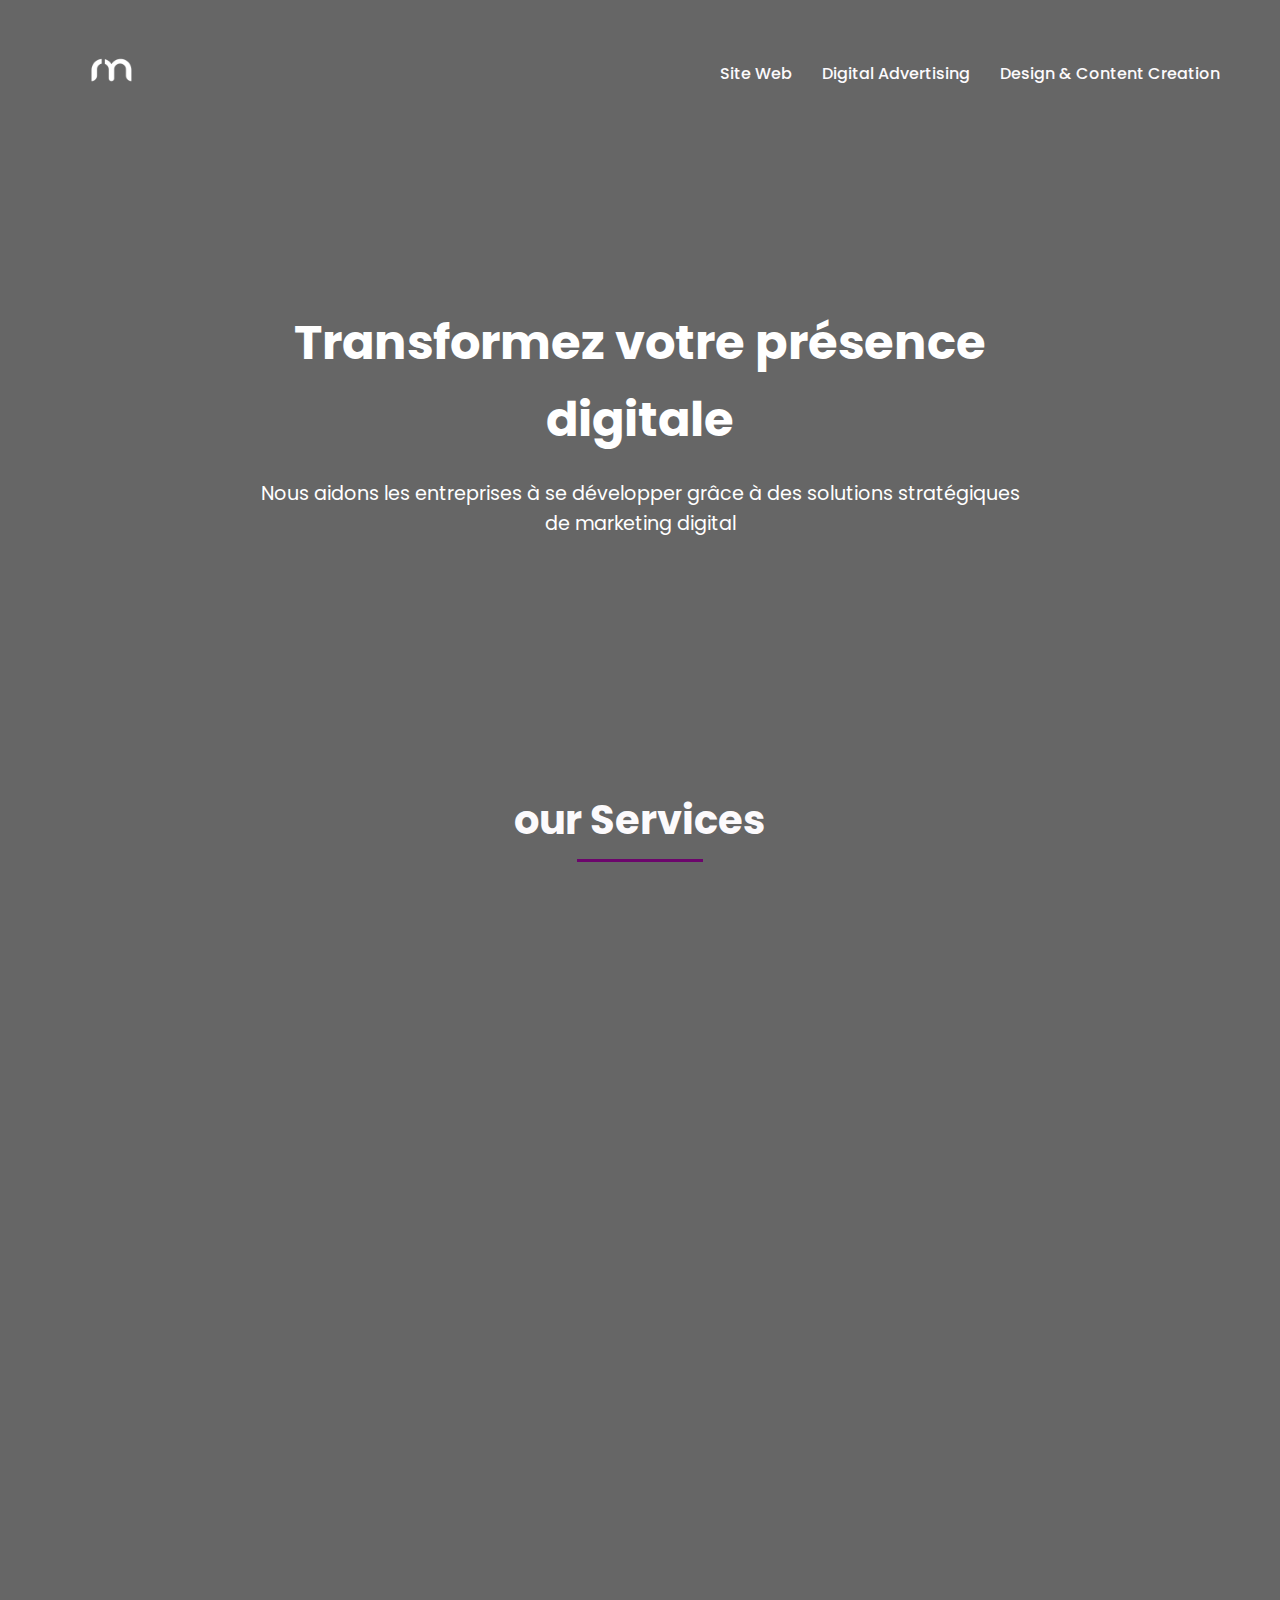
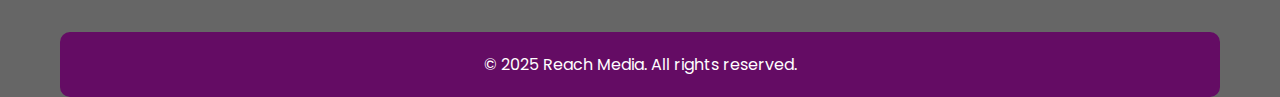
<file: index.html>
<!DOCTYPE html>
<html lang="en">
<head>
   
        <meta charset="UTF-8">
        <meta name="viewport" content="width=device-width, initial-scale=1.0">
        <title>Reach Media Agency</title>
        <meta name="description" content="Reach Media Agency - Votre partenaire pour des solutions digitales innovantes et sur mesure. Transformez votre présence en ligne avec nos services professionnels.">
        <meta name="keywords" content="Agence Marketing , Agence Temara,Digital, SEO, Publicité en ligne, Gestion de réseaux sociaux, Design graphique">
        <meta name="author" content="Reach Media Agency">
        <link rel="icon" href="img/RM (3).png" type="image/png">
        <meta property="og:title" content="Reach Media Agency">
        <meta property="og:description" content="Votre partenaire pour des solutions digitales innovantes et sur mesure. Transformez votre présence en ligne avec nos services professionnels.">
        <meta property="og:image" content="img/RM (1).png">
        <meta property="og:url" content="https://www.reachmediaagency.com">
        <meta name="twitter:card" content="summary_large_image">
    <link rel="stylesheet" href="style/portfolio.css">
    <link rel="stylesheet" href="https://fonts.googleapis.com/css2?family=Poppins:wght@300;400;500;600;700&display=swap">
</head>
<body>
    <div class="container">
        <header>
            <div class="logo">
                <img src="img/RM (1).png" class="logo" >
            </div>
            <nav>
                <ul>
                    <li><a href="website.html">Site Web</a></li>
                    <li><a href="ads.html">Digital Advertising</a></li>
                    <li><a href="content.html">Design & Content Creation</a></li>
                </ul>
            </nav>
        </header>

        <main>
            <section class="hero">
                <div class="hero-content">
                    <h1>Transformez votre présence digitale</h1>
                    <p>Nous aidons les entreprises à se développer grâce à des solutions stratégiques de marketing digital</p>
                </div>
            </section>

            <section class="services">
                <h2>our Services</h2>
                <div class="service-buttons">
                    <a href="website.html" class="servicesa"> 
                     <div class="service-button" id="web-button">
                        <div class="icon">
                            <svg xmlns="http://www.w3.org/2000/svg" width="48" height="48" viewBox="0 0 24 24" fill="none" stroke="currentColor" stroke-width="2" stroke-linecap="round" stroke-linejoin="round">
                                <rect x="2" y="3" width="20" height="14" rx="2" ry="2"></rect>
                                <line x1="8" y1="21" x2="16" y2="21"></line>
                                <line x1="12" y1="17" x2="12" y2="21"></line>
                            </svg>
                        </div>
                        <h3>Site Web</h3>
                        <p>Custom website design and development tailored to your business needs</p>
                     </div>
                    </a>
                    <a href="ads.html" class="servicesa">
                     <div class="service-button" id="ads-button">
                        <div class="icon">
                            <svg xmlns="http://www.w3.org/2000/svg" width="48" height="48" viewBox="0 0 24 24" fill="none" stroke="currentColor" stroke-width="2" stroke-linecap="round" stroke-linejoin="round">
                                <circle cx="12" cy="12" r="10"></circle>
                                <line x1="12" y1="8" x2="12" y2="12"></line>
                                <line x1="12" y1="16" x2="12.01" y2="16"></line>
                            </svg>
                        </div>
                        <h3>Digital Advertising</h3>
                        <p>Google Ads, Instagram Ads, Facebook Ads campaigns that drive results</p>
                     </div>
                    </a>
                    <a href="content.html" class="servicesa">
                     <div class="service-button" id="design-button">
                        <div class="icon">
                            <svg xmlns="http://www.w3.org/2000/svg" width="48" height="48" viewBox="0 0 24 24" fill="none" stroke="currentColor" stroke-width="2" stroke-linecap="round" stroke-linejoin="round">
                                <polygon points="1 6 1 22 8 18 16 22 23 18 23 2 16 6 8 2 1 6"></polygon>
                                <line x1="8" y1="2" x2="8" y2="18"></line>
                                <line x1="16" y1="6" x2="16" y2="22"></line>
                            </svg>
                        </div>
                        <h3>Design & Content Creation</h3>
                        <p>Eye-catching designs and compelling content that engages your audience</p>
                     </div>
                    </a>
                    <a href="" class="servicesa">
                        <div class="service-button" id="seo-button">
                            <div class="icon">
                                <svg xmlns="http://www.w3.org/2000/svg" width="48" height="48" viewBox="0 0 24 24" fill="none" stroke="currentColor" stroke-width="2" stroke-linecap="round" stroke-linejoin="round">
                                    <circle cx="11" cy="11" r="8"></circle>
                                    <line x1="21" y1="21" x2="16.65" y2="16.65"></line>
                                    <line x1="11" y1="8" x2="11" y2="14"></line>
                                    <line x1="8" y1="11" x2="14" y2="11"></line>
                                </svg>
                            </div>
                            <h3>SEO</h3>
                            <p>Optimisation pour les moteurs de recherche pour améliorer votre visibilité en ligne</p>
                        </div>
                    </a>
                </div>
            </section>
        </main>

        <footer>
            <p>&copy; 2025 Reach Media. All rights reserved.</p>
        </footer>
    </div>

    <div class="modal" id="service-modal">
        <div class="modal-content">
            <span class="close-button">&times;</span>
            <h2 id="modal-title">Service Details</h2>
            <div id="modal-content"></div>
        </div>
    </div>

    <script src="script/portfolio.js"></script>
</body>
</html>
</file>
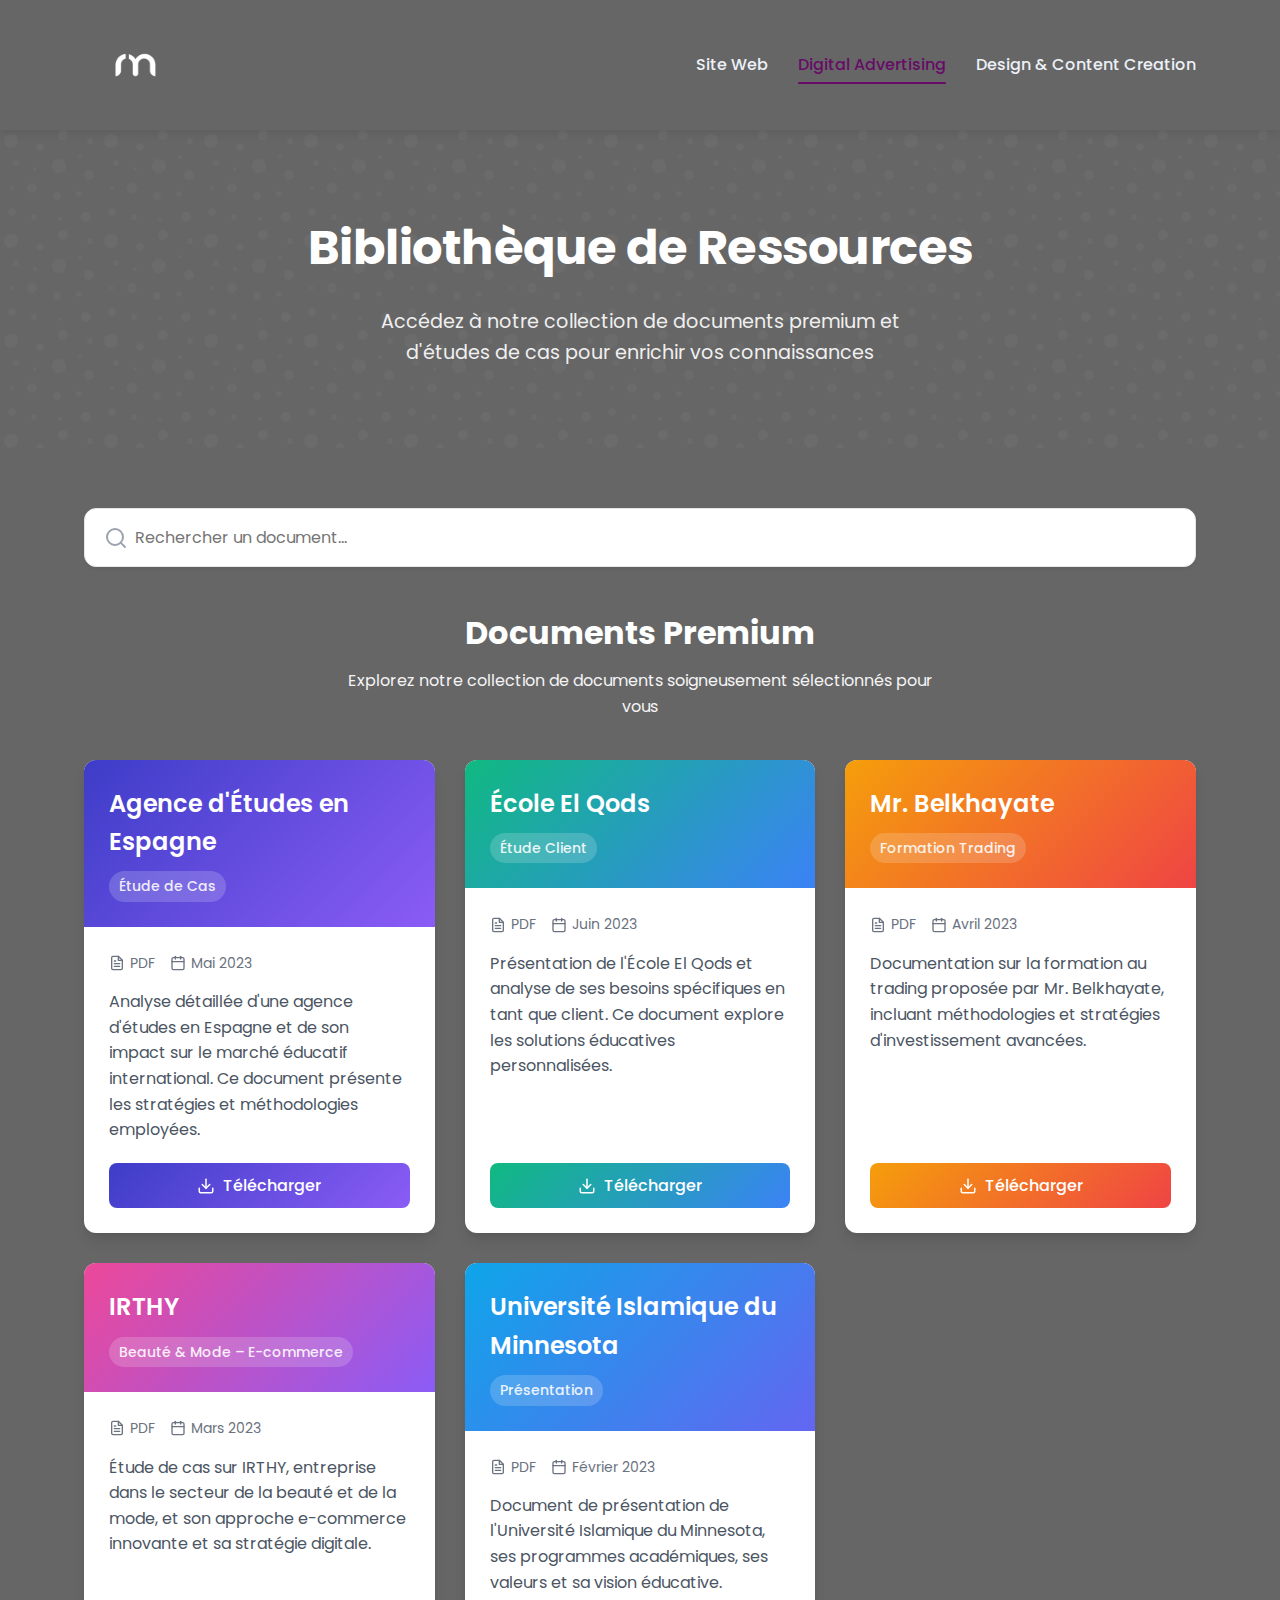
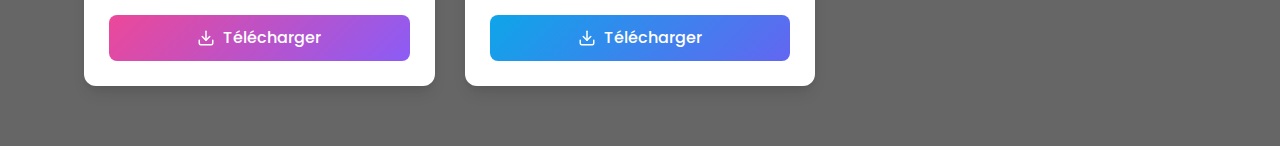
<file: ads.html>
<!DOCTYPE html>
<html lang="fr">
<head>
    <meta charset="UTF-8">
    <meta name="viewport" content="width=device-width, initial-scale=1.0">
    <title>Bibliothèque de Ressources Premium</title>
    <link rel="stylesheet" href="https://fonts.googleapis.com/css2?family=Poppins:wght@300;400;500;600;700&display=swap">
    <link rel="stylesheet" href="style/ads.css">
 </head>
<body>
    <header>
        <div class="container">
            <div class="logo">
                <img src="img/RM (1).png" class="logo" alt="">
            </div>
            <nav>
                <ul>
                    <li><a   href="website.html">Site Web</a></li>
                    <li><a class="active" href="ads.html">Digital Advertising</a></li>
                    <li><a href="content.html">Design & Content Creation</a></li>
                </ul>
            </nav>
        </div>
    </header>
    <!-- Download Progress Bar -->
    <div class="download-progress">
        <div class="progress-bar"></div>
    </div>
    
    <!-- Hero Section -->
    <section class="hero">
        <div class="hero-content">
            <h1>Bibliothèque de Ressources</h1>
            <p>Accédez à notre collection de documents premium et d'études de cas pour enrichir vos connaissances</p>
        </div>
    </section>
    
    <div class="container">
        <!-- Search Section -->
        <div class="search-container">
            <input type="text" class="search-input" placeholder="Rechercher un document..." id="searchInput">
            <svg class="search-icon" xmlns="http://www.w3.org/2000/svg" width="24" height="24" viewBox="0 0 24 24" fill="none" stroke="currentColor" stroke-width="2" stroke-linecap="round" stroke-linejoin="round">
                <circle cx="11" cy="11" r="8"></circle>
                <line x1="21" y1="21" x2="16.65" y2="16.65"></line>
            </svg>
        </div>
        
        <!-- Documents Section -->
        <div class="section-title">
            <h2>Documents Premium</h2>
            <p>Explorez notre collection de documents soigneusement sélectionnés pour vous</p>
        </div>
        
        <div class="documents-grid">
            <!-- Document 1 -->
            <div class="document-card">
                <div class="card-header gradient-1">
                    <h2>Agence d'Études en Espagne</h2>
                    <span class="document-type">Étude de Cas</span>
                </div>
                <div class="card-body">
                    <div class="document-meta">
                        <span>
                            <svg xmlns="http://www.w3.org/2000/svg" viewBox="0 0 24 24" fill="none" stroke="currentColor" stroke-width="2" stroke-linecap="round" stroke-linejoin="round">
                                <path d="M14 2H6a2 2 0 0 0-2 2v16a2 2 0 0 0 2 2h12a2 2 0 0 0 2-2V8z"></path>
                                <polyline points="14 2 14 8 20 8"></polyline>
                                <line x1="16" y1="13" x2="8" y2="13"></line>
                                <line x1="16" y1="17" x2="8" y2="17"></line>
                                <polyline points="10 9 9 9 8 9"></polyline>
                            </svg>
                            PDF
                        </span>
                        <span>
                            <svg xmlns="http://www.w3.org/2000/svg" viewBox="0 0 24 24" fill="none" stroke="currentColor" stroke-width="2" stroke-linecap="round" stroke-linejoin="round">
                                <rect x="3" y="4" width="18" height="18" rx="2" ry="2"></rect>
                                <line x1="16" y1="2" x2="16" y2="6"></line>
                                <line x1="8" y1="2" x2="8" y2="6"></line>
                                <line x1="3" y1="10" x2="21" y2="10"></line>
                            </svg>
                            Mai 2023
                        </span>
                    </div>
                    <p class="document-description">Analyse détaillée d'une agence d'études en Espagne et de son impact sur le marché éducatif international. Ce document présente les stratégies et méthodologies employées.</p>
                    <a href="#" class="download-btn gradient-1" data-document="doc1">
                        <svg xmlns="http://www.w3.org/2000/svg" viewBox="0 0 24 24" fill="none" stroke="currentColor" stroke-width="2" stroke-linecap="round" stroke-linejoin="round">
                            <path d="M21 15v4a2 2 0 0 1-2 2H5a2 2 0 0 1-2-2v-4"></path>
                            <polyline points="7 10 12 15 17 10"></polyline>
                            <line x1="12" y1="15" x2="12" y2="3"></line>
                        </svg>
                        Télécharger
                    </a>
                </div>
            </div>
            
            <!-- Document 2 -->
            <div class="document-card">
                <div class="card-header gradient-2">
                    <h2>École El Qods</h2>
                    <span class="document-type">Étude Client</span>
                </div>
                <div class="card-body">
                    <div class="document-meta">
                        <span>
                            <svg xmlns="http://www.w3.org/2000/svg" viewBox="0 0 24 24" fill="none" stroke="currentColor" stroke-width="2" stroke-linecap="round" stroke-linejoin="round">
                                <path d="M14 2H6a2 2 0 0 0-2 2v16a2 2 0 0 0 2 2h12a2 2 0 0 0 2-2V8z"></path>
                                <polyline points="14 2 14 8 20 8"></polyline>
                                <line x1="16" y1="13" x2="8" y2="13"></line>
                                <line x1="16" y1="17" x2="8" y2="17"></line>
                                <polyline points="10 9 9 9 8 9"></polyline>
                            </svg>
                            PDF
                        </span>
                        <span>
                            <svg xmlns="http://www.w3.org/2000/svg" viewBox="0 0 24 24" fill="none" stroke="currentColor" stroke-width="2" stroke-linecap="round" stroke-linejoin="round">
                                <rect x="3" y="4" width="18" height="18" rx="2" ry="2"></rect>
                                <line x1="16" y1="2" x2="16" y2="6"></line>
                                <line x1="8" y1="2" x2="8" y2="6"></line>
                                <line x1="3" y1="10" x2="21" y2="10"></line>
                            </svg>
                            Juin 2023
                        </span>
                    </div>
                    <p class="document-description">Présentation de l'École El Qods et analyse de ses besoins spécifiques en tant que client. Ce document explore les solutions éducatives personnalisées.</p>
                    <a href="#" class="download-btn gradient-2" data-document="doc2">
                        <svg xmlns="http://www.w3.org/2000/svg" viewBox="0 0 24 24" fill="none" stroke="currentColor" stroke-width="2" stroke-linecap="round" stroke-linejoin="round">
                            <path d="M21 15v4a2 2 0 0 1-2 2H5a2 2 0 0 1-2-2v-4"></path>
                            <polyline points="7 10 12 15 17 10"></polyline>
                            <line x1="12" y1="15" x2="12" y2="3"></line>
                        </svg>
                        Télécharger
                    </a>
                </div>
            </div>
            
            <!-- Document 3 -->
            <div class="document-card">
                <div class="card-header gradient-3">
                    <h2>Mr. Belkhayate</h2>
                    <span class="document-type">Formation Trading</span>
                </div>
                <div class="card-body">
                    <div class="document-meta">
                        <span>
                            <svg xmlns="http://www.w3.org/2000/svg" viewBox="0 0 24 24" fill="none" stroke="currentColor" stroke-width="2" stroke-linecap="round" stroke-linejoin="round">
                                <path d="M14 2H6a2 2 0 0 0-2 2v16a2 2 0 0 0 2 2h12a2 2 0 0 0 2-2V8z"></path>
                                <polyline points="14 2 14 8 20 8"></polyline>
                                <line x1="16" y1="13" x2="8" y2="13"></line>
                                <line x1="16" y1="17" x2="8" y2="17"></line>
                                <polyline points="10 9 9 9 8 9"></polyline>
                            </svg>
                            PDF
                        </span>
                        <span>
                            <svg xmlns="http://www.w3.org/2000/svg" viewBox="0 0 24 24" fill="none" stroke="currentColor" stroke-width="2" stroke-linecap="round" stroke-linejoin="round">
                                <rect x="3" y="4" width="18" height="18" rx="2" ry="2"></rect>
                                <line x1="16" y1="2" x2="16" y2="6"></line>
                                <line x1="8" y1="2" x2="8" y2="6"></line>
                                <line x1="3" y1="10" x2="21" y2="10"></line>
                            </svg>
                            Avril 2023
                        </span>
                    </div>
                    <p class="document-description">Documentation sur la formation au trading proposée par Mr. Belkhayate, incluant méthodologies et stratégies d'investissement avancées.</p>
                    <a href="#" class="download-btn gradient-3" data-document="doc3">
                        <svg xmlns="http://www.w3.org/2000/svg" viewBox="0 0 24 24" fill="none" stroke="currentColor" stroke-width="2" stroke-linecap="round" stroke-linejoin="round">
                            <path d="M21 15v4a2 2 0 0 1-2 2H5a2 2 0 0 1-2-2v-4"></path>
                            <polyline points="7 10 12 15 17 10"></polyline>
                            <line x1="12" y1="15" x2="12" y2="3"></line>
                        </svg>
                        Télécharger
                    </a>
                </div>
            </div>
            
            <!-- Document 4 -->
            <div class="document-card">
                <div class="card-header gradient-4">
                    <h2>IRTHY</h2>
                    <span class="document-type">Beauté & Mode – E-commerce</span>
                </div>
                <div class="card-body">
                    <div class="document-meta">
                        <span>
                            <svg xmlns="http://www.w3.org/2000/svg" viewBox="0 0 24 24" fill="none" stroke="currentColor" stroke-width="2" stroke-linecap="round" stroke-linejoin="round">
                                <path d="M14 2H6a2 2 0 0 0-2 2v16a2 2 0 0 0 2 2h12a2 2 0 0 0 2-2V8z"></path>
                                <polyline points="14 2 14 8 20 8"></polyline>
                                <line x1="16" y1="13" x2="8" y2="13"></line>
                                <line x1="16" y1="17" x2="8" y2="17"></line>
                                <polyline points="10 9 9 9 8 9"></polyline>
                            </svg>
                            PDF
                        </span>
                        <span>
                            <svg xmlns="http://www.w3.org/2000/svg" viewBox="0 0 24 24" fill="none" stroke="currentColor" stroke-width="2" stroke-linecap="round" stroke-linejoin="round">
                                <rect x="3" y="4" width="18" height="18" rx="2" ry="2"></rect>
                                <line x1="16" y1="2" x2="16" y2="6"></line>
                                <line x1="8" y1="2" x2="8" y2="6"></line>
                                <line x1="3" y1="10" x2="21" y2="10"></line>
                            </svg>
                            Mars 2023
                        </span>
                    </div>
                    <p class="document-description">Étude de cas sur IRTHY, entreprise dans le secteur de la beauté et de la mode, et son approche e-commerce innovante et sa stratégie digitale.</p>
                    <a href="#" class="download-btn gradient-4" data-document="doc4">
                        <svg xmlns="http://www.w3.org/2000/svg" viewBox="0 0 24 24" fill="none" stroke="currentColor" stroke-width="2" stroke-linecap="round" stroke-linejoin="round">
                            <path d="M21 15v4a2 2 0 0 1-2 2H5a2 2 0 0 1-2-2v-4"></path>
                            <polyline points="7 10 12 15 17 10"></polyline>
                            <line x1="12" y1="15" x2="12" y2="3"></line>
                        </svg>
                        Télécharger
                    </a>
                </div>
            </div>
            
            <!-- Document 5 -->
            <div class="document-card">
                <div class="card-header gradient-5">
                    <h2>Université Islamique du Minnesota</h2>
                    <span class="document-type">Présentation</span>
                </div>
                <div class="card-body">
                    <div class="document-meta">
                        <span>
                            <svg xmlns="http://www.w3.org/2000/svg" viewBox="0 0 24 24" fill="none" stroke="currentColor" stroke-width="2" stroke-linecap="round" stroke-linejoin="round">
                                <path d="M14 2H6a2 2 0 0 0-2 2v16a2 2 0 0 0 2 2h12a2 2 0 0 0 2-2V8z"></path>
                                <polyline points="14 2 14 8 20 8"></polyline>
                                <line x1="16" y1="13" x2="8" y2="13"></line>
                                <line x1="16" y1="17" x2="8" y2="17"></line>
                                <polyline points="10 9 9 9 8 9"></polyline>
                            </svg>
                            PDF
                        </span>
                        <span>
                            <svg xmlns="http://www.w3.org/2000/svg" viewBox="0 0 24 24" fill="none" stroke="currentColor" stroke-width="2" stroke-linecap="round" stroke-linejoin="round">
                                <rect x="3" y="4" width="18" height="18" rx="2" ry="2"></rect>
                                <line x1="16" y1="2" x2="16" y2="6"></line>
                                <line x1="8" y1="2" x2="8" y2="6"></line>
                                <line x1="3" y1="10" x2="21" y2="10"></line>
                            </svg>
                            Février 2023
                        </span>
                    </div>
                    <p class="document-description">Document de présentation de l'Université Islamique du Minnesota, ses programmes académiques, ses valeurs et sa vision éducative.</p>
                    <a href="#" class="download-btn gradient-5" data-document="doc5">
                        <svg xmlns="http://www.w3.org/2000/svg" viewBox="0 0 24 24" fill="none" stroke="currentColor" stroke-width="2" stroke-linecap="round" stroke-linejoin="round">
                            <path d="M21 15v4a2 2 0 0 1-2 2H5a2 2 0 0 1-2-2v-4"></path>
                            <polyline points="7 10 12 15 17 10"></polyline>
                            <line x1="12" y1="15" x2="12" y2="3"></line>
                        </svg>
                        Télécharger
                    </a>
                </div>
            </div>
        </div>
    </div>
    
    <!-- Footer -->
    
    
    <!-- Download Modal -->
    <div class="download-modal" id="downloadModal">
        <div class="modal-content">
            <div class="modal-icon">
                <svg xmlns="http://www.w3.org/2000/svg" viewBox="0 0 24 24" fill="none" stroke="currentColor" stroke-width="2" stroke-linecap="round" stroke-linejoin="round" class="floating">
                    <path d="M21 15v4a2 2 0 0 1-2 2H5a2 2 0 0 1-2-2v-4"></path>
                    <polyline points="7 10 12 15 17 10"></polyline>
                    <line x1="12" y1="15" x2="12" y2="3"></line>
                </svg>
            </div>
            <h3 class="modal-title">Téléchargement du Document</h3>
            <p class="modal-description">Votre document est prêt à être téléchargé. Cliquez sur le bouton ci-dessous pour commencer.</p>
            <div class="modal-actions">
                <button class="modal-btn primary" id="confirmDownload">Télécharger</button>
                <button class="modal-btn secondary" id="cancelDownload">Annuler</button>
            </div>
        </div>
    </div>
    
    <script>
        document.addEventListener('DOMContentLoaded', function() {
            // Document URLs - Liens Google Drive convertis en liens de téléchargement direct
            const documentUrls = {
                doc1: "https://drive.google.com/uc?export=download&id=1FUDTaSsbERRnxMq3o8GwR-lqW_JbtD4u", // Agence d'Études en Espagne
                doc2: "https://drive.google.com/uc?export=download&id=13YeX2Q1x1247MxfjzQ1RbxDZA4yK-ZeQ", // École El Qods
                doc3: "https://drive.google.com/uc?export=download&id=12TeAGYwHzzNQRre88JJfQaPcZWwiuLxm", // Mr. Belkhayate
                doc4: "https://drive.google.com/uc?export=download&id=1bfLJeLIRKVOFUGolLetpWKva9iNhGabA", // IRTHY
                doc5: "https://drive.google.com/uc?export=download&id=1xDeEFoBphfOWd9HgwKhZ_eBGNcSBs3vx"  // Université Islamique du Minnesota
            };
            
            // DOM Elements
            const downloadButtons = document.querySelectorAll('.download-btn');
            const downloadModal = document.getElementById('downloadModal');
            const confirmDownloadBtn = document.getElementById('confirmDownload');
            const cancelDownloadBtn = document.getElementById('cancelDownload');
            const downloadProgress = document.querySelector('.download-progress');
            const progressBar = document.querySelector('.progress-bar');
            const searchInput = document.getElementById('searchInput');
            
            let currentDocument = null;
            
            // Search functionality
            searchInput.addEventListener('input', function() {
                const searchTerm = this.value.toLowerCase();
                const cards = document.querySelectorAll('.document-card');
                
                cards.forEach(card => {
                    const title = card.querySelector('h2').textContent.toLowerCase();
                    const description = card.querySelector('.document-description').textContent.toLowerCase();
                    const type = card.querySelector('.document-type').textContent.toLowerCase();
                    
                    if (title.includes(searchTerm) || description.includes(searchTerm) || type.includes(searchTerm)) {
                        card.style.display = 'flex';
                    } else {
                        card.style.display = 'none';
                    }
                });
            });
            
            // Add click event listeners to all download buttons
            downloadButtons.forEach(button => {
                button.addEventListener('click', function(e) {
                    e.preventDefault();
                    
                    currentDocument = this.getAttribute('data-document');
                    
                    // Show download modal
                    downloadModal.classList.add('active');
                });
            });
            
            // Confirm download button
            confirmDownloadBtn.addEventListener('click', function() {
                downloadModal.classList.remove('active');
                
                // Show progress bar
                downloadProgress.style.display = 'block';
                progressBar.style.width = '0%';
                
                // Simulate download progress
                let progress = 0;
                const interval = setInterval(() => {
                    progress += Math.random() * 10;
                    if (progress > 100) progress = 100;
                    
                    progressBar.style.width = `${progress}%`;
                    progressBar.style.background = getGradientForDocument(currentDocument);
                    
                    if (progress === 100) {
                        clearInterval(interval);
                        
                        // Hide progress bar after download completes
                        setTimeout(() => {
                            downloadProgress.style.display = 'none';
                            
                            // Start the download
                            const url = documentUrls[currentDocument];
                            window.open(url, '_blank');
                        }, 500);
                    }
                }, 200);
            });
            
            // Cancel download button
            cancelDownloadBtn.addEventListener('click', function() {
                downloadModal.classList.remove('active');
            });
            
            // Close modal when clicking outside
            downloadModal.addEventListener('click', function(e) {
                if (e.target === downloadModal) {
                    downloadModal.classList.remove('active');
                }
            });
            
            // Helper function to get gradient for document
            function getGradientForDocument(docId) {
                switch(docId) {
                    case 'doc1': return 'var(--primary-gradient)';
                    case 'doc2': return 'var(--secondary-gradient)';
                    case 'doc3': return 'var(--success-gradient)';
                    case 'doc4': return 'var(--info-gradient)';
                    case 'doc5': return 'var(--warning-gradient)';
                    default: return 'var(--primary-gradient)';
                }
            }
        });
    </script>
</body>
</html>
</file>
<file: style/portfolio.css>
:root {
  --primary-color: #6c056c;
  --secondary-color: #ff6b6b;
  --accent-color: #6bffb8;
  --dark-color: #640c64;
  --light-color: #f9f9f9;
  --text-color: #fcfafc;
  --transition: all 0.3s ease;
}

* {
  margin: 0;
  padding: 0;
  box-sizing: border-box;
}

body {
  font-family: "Poppins", sans-serif;
  color: var(--text-color);
  background: linear-gradient(rgba(0, 0, 0, 0.6), rgba(0, 0, 0, 0.6)), url("https://img.freepik.com/free-vector/gradient-particle-wave-background_23-2150521668.jpg")
  center / cover no-repeat;
  line-height: 1.6;
}

.container {
  max-width: 1200px;
  margin: 0 auto;
  padding: 0 20px;
}

/* Header Styles */
header {
  display: flex;
  justify-content: space-between;
  align-items: center;
  padding: 20px 0;
}

.logo  {
  width: 100px;
}

nav ul {

  display: flex;
  list-style: none;
}

nav ul li {
  margin-left: 30px;
}

nav ul li a {
  text-decoration: none;
  color: var(--text-color);
  font-weight: 500;
  transition: var(--transition);
}

nav ul li a:hover,
nav ul li a.active {
  color: var(--primary-color);
}

/* Hero Section */
.hero {
  height: 60vh;

  display: flex;
  align-items: center;
  justify-content: center;
  text-align: center;

  color: white;
  border-radius: 10px;
  margin: 20px 0;
}

.hero-content {
  max-width: 800px;
  padding: 0 20px;
}

.hero-content h1 {
  font-size: 3rem;
  margin-bottom: 20px;
  font-weight: 700;
}

.hero-content p {
  font-size: 1.2rem;
  margin-bottom: 30px;
}

/* Services Section */
.services {
  padding: 60px 0;
  text-align: center;
}

.services h2 {
  font-size: 2.5rem;
  margin-bottom: 50px;
  position: relative;
  display: inline-block;
 
}
.servicesa{
  text-decoration: none;
  color: var(--text-color);
  border-bottom: none;
}
.services h2:after {
  content: "";
  position: absolute;
  width: 50%;
  height: 3px;
  background-color: var(--primary-color);
  bottom: -10px;
  left: 25%;
}

.service-buttons {
  display: flex;
  justify-content: center;
  flex-wrap: wrap;
  gap: 30px;
  
}

.service-button {
  background-color: white;
  border-radius: 10px;
  padding: 30px;
  width: 300px;
  height: 300px;
  box-shadow: 0 5px 15px rgba(0, 0, 0, 0.1);
  transition: var(--transition);
  cursor: pointer;
}

.service-button:hover {
  transform: translateY(-10px);
  box-shadow: 0 15px 30px rgba(0, 0, 0, 0.15);
}

.service-button .icon {
  margin-bottom: 20px;
  color: var(--primary-color);
}

.service-button h3 {
  font-size: 1.5rem;
  margin-bottom: 15px;
  color: var(--dark-color);
}

.service-button p {
  color: #666;
  font-size: 0.9rem;
}

#web-button:hover {
  border-bottom: 4px solid var(--primary-color);
}

#ads-button:hover {
  border-bottom: 4px solid var(--primary-color);
}

#design-button:hover {
  border-bottom: 4px solid var(--primary-color);
}

/* Footer */
footer {
  background-color: var(--dark-color);
  color: white;
  text-align: center;
  padding: 20px 0;
  margin-top: 40px;
  border-radius: 10px;
}

/* Modal */
.modal {
  display: none;
  position: fixed;
  z-index: 1000;
  left: 0;
  top: 0;
  width: 100%;
  height: 100%;
  background-color: rgba(0, 0, 0, 0.7);
}

.modal-content {
  background-color: white;
  margin: 10% auto;
  padding: 30px;
  width: 70%;
  max-width: 700px;
  border-radius: 10px;
  position: relative;
}

.close-button {
  position: absolute;
  top: 15px;
  right: 20px;
  font-size: 28px;
  cursor: pointer;
}

/* Responsive Design */
@media (max-width: 768px) {
  header {
    flex-direction: column;
  }

  nav ul {
    margin-top: 20px;
    flex-wrap: wrap;
    justify-content: center;
  }

  nav ul li {
    margin: 5px 10px;
  }

  .hero-content h1 {
    font-size: 2rem;
  }

  .service-buttons {
    flex-direction: column;
    align-items: center;
  }

  .service-button {
    width: 100%;
    max-width: 300px;
  }

  .modal-content {
    width: 90%;
    margin: 20% auto;
  }
}
</file>
<file: style/ads.css>
:root {
    --primary-gradient: linear-gradient(135deg, #3d3dc8, #8b5cf6);
    --secondary-gradient: linear-gradient(135deg, #10b981, #3b82f6);
    --success-gradient: linear-gradient(135deg, #f59e0b, #ef4444);
    --info-gradient: linear-gradient(135deg, #ec4899, #8b5cf6);
    --warning-gradient: linear-gradient(135deg, #0ea5e9, #6366f1);
    --font-family: 'Poppins', sans-serif;
    --card-shadow: 0 10px 15px -3px rgba(0, 0, 0, 0.1), 0 4px 6px -2px rgba(0, 0, 0, 0.05);
    --transition: all 0.3s ease;
  }
  
  * {
    margin: 0;
    padding: 0;
    box-sizing: border-box;
  }
  
  body {
    font-family: var(--font-family);
    line-height: 1.6;
    color: #333;
    background: linear-gradient(rgba(0, 0, 0, 0.6), rgba(0, 0, 0, 0.6)), url("https://img.freepik.com/free-vector/gradient-particle-wave-background_23-2150521668.jpg")
    center / cover no-repeat;
  }
  
  .container {
    width: 90%;
    max-width: 1200px;
    margin: 0 auto;
    padding: 0 20px;
  }
  
  /* Header Styles */
  header {
    
    box-shadow: 0 2px 10px rgba(0, 0, 0, 0.1);
    
    top: 0;
    z-index: 100;
  }
  
  header .container {
    display: flex;
    justify-content: space-between;
    align-items: center;
    padding: 15px 20px;
  }
  
  .logo {
    height: 100px;
  }
  
  nav ul {
    display: flex;
    list-style: none;
    gap: 30px;
  }
  
  nav a {
    text-decoration: none;
    color: #ecf0f7;
    font-weight: 500;
    transition: var(--transition);
    padding: 8px 0;
    position: relative;
  }
  
  nav a:hover {
    color: #660c67;
  }
  
  nav a.active {
    color: #660c67;
  }
  
  nav a.active::after {
    content: '';
    position: absolute;
    bottom: 0;
    left: 0;
    width: 100%;
    height: 2px;
    background:  #660c67;
    border-radius: 2px;
  }
  
  /* Download Progress Bar */
  .download-progress {
    position: fixed;
    top: 0;
    left: 0;
    width: 100%;
    height: 4px;
    background-color: #f3f4f6;
    z-index: 1000;
    display: none;
  }
  
  .progress-bar {
    height: 100%;
    width: 0%;
    transition: width 0.3s ease;
  }
  
  /* Hero Section */
  .hero {
    
    color: white;
    padding: 80px 0;
    text-align: center;
    margin-bottom: 60px;
    position: relative;
    overflow: hidden;
  }
  
  .hero::before {
    content: '';
    position: absolute;
    top: 0;
    left: 0;
    width: 100%;
    height: 100%;
    background-image: url("data:image/svg+xml,%3Csvg width='100' height='100' viewBox='0 0 100 100' xmlns='http://www.w3.org/2000/svg'%3E%3Cpath d='M11 18c3.866 0 7-3.134 7-7s-3.134-7-7-7-7 3.134-7 7 3.134 7 7 7zm48 25c3.866 0 7-3.134 7-7s-3.134-7-7-7-7 3.134-7 7 3.134 7 7 7zm-43-7c1.657 0 3-1.343 3-3s-1.343-3-3-3-3 1.343-3 3 1.343 3 3 3zm63 31c1.657 0 3-1.343 3-3s-1.343-3-3-3-3 1.343-3 3 1.343 3 3 3zM34 90c1.657 0 3-1.343 3-3s-1.343-3-3-3-3 1.343-3 3 1.343 3 3 3zm56-76c1.657 0 3-1.343 3-3s-1.343-3-3-3-3 1.343-3 3 1.343 3 3 3zM12 86c2.21 0 4-1.79 4-4s-1.79-4-4-4-4 1.79-4 4 1.79 4 4 4zm28-65c2.21 0 4-1.79 4-4s-1.79-4-4-4-4 1.79-4 4 1.79 4 4 4zm23-11c2.76 0 5-2.24 5-5s-2.24-5-5-5-5 2.24-5 5 2.24 5 5 5zm-6 60c2.21 0 4-1.79 4-4s-1.79-4-4-4-4 1.79-4 4 1.79 4 4 4zm29 22c2.76 0 5-2.24 5-5s-2.24-5-5-5-5 2.24-5 5 2.24 5 5 5zM32 63c2.76 0 5-2.24 5-5s-2.24-5-5-5-5 2.24-5 5 2.24 5 5 5zm57-13c2.76 0 5-2.24 5-5s-2.24-5-5-5-5 2.24-5 5 2.24 5 5 5zm-9-21c1.105 0 2-.895 2-2s-.895-2-2-2-2 .895-2 2 .895 2 2 2zM60 91c1.105 0 2-.895 2-2s-.895-2-2-2-2 .895-2 2 .895 2 2 2zM35 41c1.105 0 2-.895 2-2s-.895-2-2-2-2 .895-2 2 .895 2 2 2zM12 60c1.105 0 2-.895 2-2s-.895-2-2-2-2 .895-2 2 .895 2 2 2z' fill='%23ffffff' fill-opacity='0.1' fill-rule='evenodd'/%3E%3C/svg%3E");
    opacity: 0.3;
  }
  
  .hero-content {
    max-width: 700px;
    margin: 0 auto;
    position: relative;
    z-index: 1;
  }
  
  .hero h1 {
    font-size: 3rem;
    font-weight: 700;
    margin-bottom: 20px;
    letter-spacing: -0.5px;
  }
  
  .hero p {
    font-size: 1.2rem;
    opacity: 0.9;
    max-width: 600px;
    margin: 0 auto;
  }
  
  /* Search Container */
  .search-container {
    position: relative;
    margin: 40px 0;
  }
  
  .search-input {
    width: 100%;
    padding: 16px 20px;
    padding-left: 50px;
    border: 1px solid #e5e7eb;
    border-radius: 12px;
    font-size: 1rem;
    font-family: var(--font-family);
    box-shadow: 0 2px 4px rgba(0, 0, 0, 0.05);
    transition: var(--transition);
  }
  
  .search-input:focus {
    outline: none;
    border-color: #6366f1;
    box-shadow: 0 0 0 3px rgba(99, 102, 241, 0.2);
  }
  
  .search-icon {
    position: absolute;
    left: 20px;
    top: 50%;
    transform: translateY(-50%);
    color: #9ca3af;
  }
  
  /* Section Title */
  .section-title {
    text-align: center;
    margin-bottom: 40px;
  }
  
  .section-title h2 {
    font-size: 2rem;
    font-weight: 700;
    color: #feffff;
    margin-bottom: 10px;
  }
  
  .section-title p {
    color: #f4f4f5;
    max-width: 600px;
    margin: 0 auto;
  }
  
  /* Documents Grid */
  .documents-grid {
    display: grid;
    grid-template-columns: repeat(auto-fill, minmax(300px, 1fr));
    gap: 30px;
    margin-bottom: 60px;
  }
  
  /* Document Card */
  .document-card {
    background-color: white;
    border-radius: 12px;
    overflow: hidden;
    box-shadow: var(--card-shadow);
    display: flex;
    flex-direction: column;
    transition: var(--transition);
    height: 100%;
  }
  
  .document-card:hover {
    transform: translateY(-5px);
    box-shadow: 0 20px 25px -5px rgba(0, 0, 0, 0.1), 0 10px 10px -5px rgba(0, 0, 0, 0.04);
  }
  
  .card-header {
    padding: 25px;
    color: white;
    position: relative;
  }
  
  .card-header h2 {
    font-size: 1.5rem;
    font-weight: 600;
    margin-bottom: 10px;
  }
  
  .document-type {
    font-size: 0.875rem;
    opacity: 0.9;
    font-weight: 500;
    padding: 4px 10px;
    background-color: rgba(255, 255, 255, 0.2);
    border-radius: 20px;
    display: inline-block;
  }
  
  .card-body {
    padding: 25px;
    flex-grow: 1;
    display: flex;
    flex-direction: column;
  }
  
  .document-meta {
    display: flex;
    gap: 15px;
    margin-bottom: 15px;
    color: #6b7280;
    font-size: 0.875rem;
  }
  
  .document-meta span {
    display: flex;
    align-items: center;
    gap: 5px;
  }
  
  .document-meta svg {
    width: 16px;
    height: 16px;
  }
  
  .document-description {
    color: #4b5563;
    margin-bottom: 20px;
    flex-grow: 1;
  }
  
  /* Download Button */
  .download-btn {
    display: flex;
    align-items: center;
    justify-content: center;
    gap: 8px;
    padding: 10px 20px;
    border-radius: 8px;
    color: white;
    font-weight: 500;
    text-decoration: none;
    transition: var(--transition);
    margin-top: auto;
  }
  
  .download-btn:hover {
    opacity: 0.9;
    transform: translateY(-2px);
  }
  
  .download-btn svg {
    width: 18px;
    height: 18px;
  }
  
  /* Gradients */
  .gradient-1 {
    background: var(--primary-gradient);
  }
  
  .gradient-2 {
    background: var(--secondary-gradient);
  }
  
  .gradient-3 {
    background: var(--success-gradient);
  }
  
  .gradient-4 {
    background: var(--info-gradient);
  }
  
  .gradient-5 {
    background: var(--warning-gradient);
  }
  
  /* Download Modal */
  .download-modal {
    position: fixed;
    top: 0;
    left: 0;
    width: 100%;
    height: 100%;
    background-color: rgba(0, 0, 0, 0.5);
    display: flex;
    align-items: center;
    justify-content: center;
    z-index: 1000;
    opacity: 0;
    visibility: hidden;
    transition: var(--transition);
  }
  
  .download-modal.active {
    opacity: 1;
    visibility: visible;
  }
  
  .modal-content {
    background-color: white;
    border-radius: 12px;
    padding: 40px;
    width: 90%;
    max-width: 500px;
    text-align: center;
    box-shadow: 0 25px 50px -12px rgba(0, 0, 0, 0.25);
    transform: scale(0.9);
    transition: transform 0.3s ease;
  }
  
  .download-modal.active .modal-content {
    transform: scale(1);
  }
  
  .modal-icon {
    width: 80px;
    height: 80px;
    background: var(--primary-gradient);
    border-radius: 50%;
    display: flex;
    align-items: center;
    justify-content: center;
    margin: 0 auto 20px;
  }
  
  .modal-icon svg {
    width: 40px;
    height: 40px;
    color: white;
  }
  
  .floating {
    animation: floating 2s ease-in-out infinite;
  }
  
  @keyframes floating {
    0%, 100% {
      transform: translateY(0);
    }
    50% {
      transform: translateY(-10px);
    }
  }
  
  .modal-title {
    font-size: 1.5rem;
    font-weight: 600;
    margin-bottom: 10px;
    color: #1f2937;
  }
  
  .modal-description {
    color: #6b7280;
    margin-bottom: 30px;
  }
  
  .modal-actions {
    display: flex;
    gap: 15px;
    justify-content: center;
  }
  
  .modal-btn {
    padding: 12px 24px;
    border-radius: 8px;
    font-weight: 500;
    font-family: var(--font-family);
    cursor: pointer;
    transition: var(--transition);
    border: none;
  }
  
  .modal-btn.primary {
    background: var(--primary-gradient);
    color: white;
  }
  
  .modal-btn.secondary {
    background-color: #f3f4f6;
    color: #4b5563;
  }
  
  .modal-btn:hover {
    transform: translateY(-2px);
  }
  
  /* Responsive Design */
  @media (max-width: 768px) {
    .hero h1 {
      font-size: 2.2rem;
    }
    
    .hero p {
      font-size: 1rem;
    }
    
    .documents-grid {
      grid-template-columns: 1fr;
    }
    
    .modal-content {
      padding: 30px;
    }
    
    nav ul {
      gap: 15px;
    }
  }
  
  @media (max-width: 480px) {
    header .container {
      flex-direction: column;
      gap: 15px;
    }
    
    .hero {
      padding: 60px 0;
    }
    
    .hero h1 {
      font-size: 1.8rem;
    }
    
    .section-title h2 {
      font-size: 1.5rem;
    }
    
    .modal-actions {
      flex-direction: column;
    }
    
    .search-input {
      padding: 12px 20px;
      padding-left: 45px;
    }
  }
</file>
